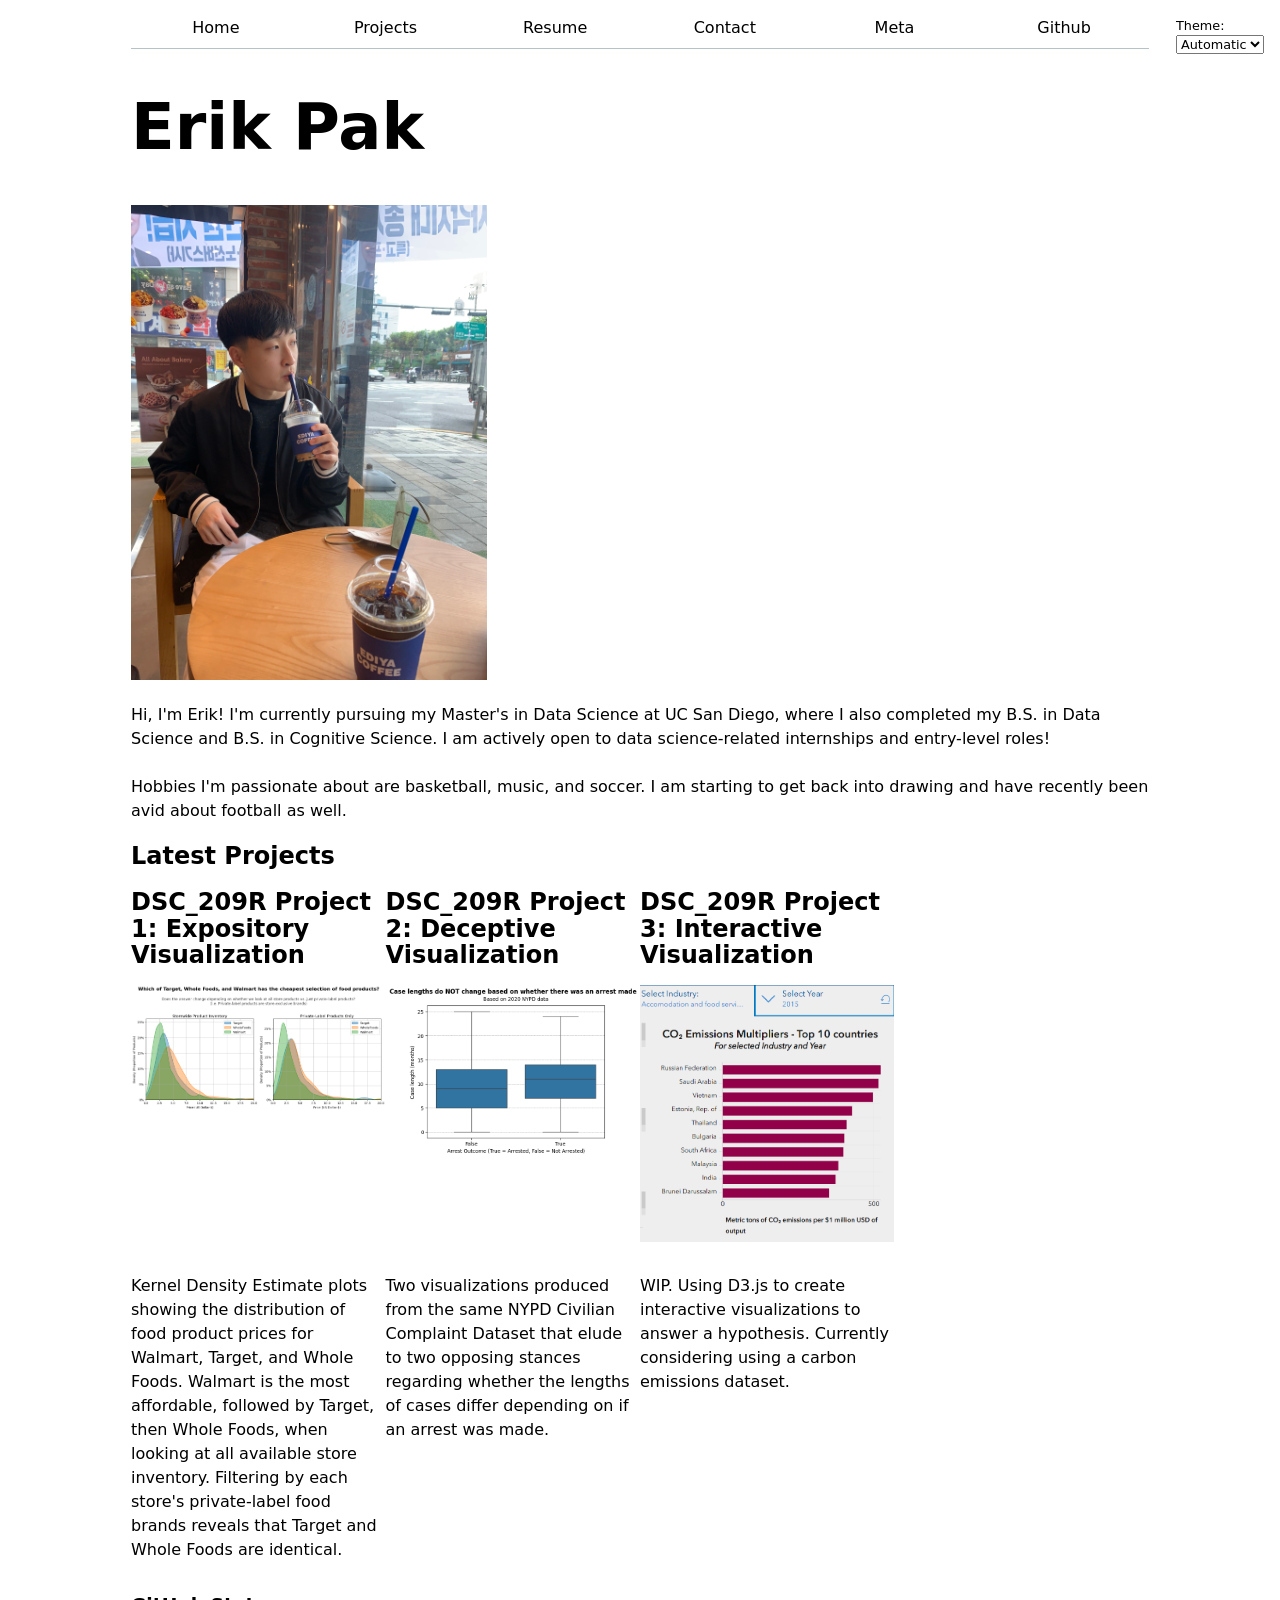
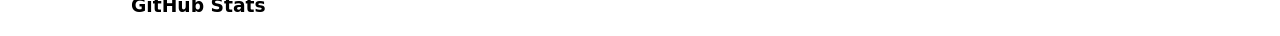
<file: index.html>
<!DOCTYPE html>
<html lang="en">
<head>
    <meta charset="UTF-8">
    <meta name="viewport" content="width=device-width, initial-scale=1.0">
    <link rel="stylesheet" href="style.css">
    <title>Erik Pak: Personal site and portfolio</title>
    <script type="module" src="global.js"></script>
    <script src="index.js" type="module" defer></script>
</head>
<body>
    <h1>Erik Pak</h1>
    <img src="images/me.jpg" alt="At a coffee shop during my first trip to Seoul!" style="width: 35%; height: auto;"><br>
    <p> Hi, I'm Erik! I'm currently pursuing my Master's in Data Science at UC San Diego,
        where I also completed my B.S. in Data Science and B.S. in Cognitive Science.
        I am actively open to data science-related internships and entry-level roles!<br><br>
        Hobbies I'm passionate about are basketball, music, and soccer.
        I am starting to get back into drawing and have recently been avid about football as well.
    </p>
    
    <h2>Latest Projects</h2>
    <div class="projects">
    <!-- Dynamically added content will appear here -->
    </div>

    <h3>GitHub Stats</h3>
    <div id="profile-stats">
    </div>
</body>
</html>
</file>
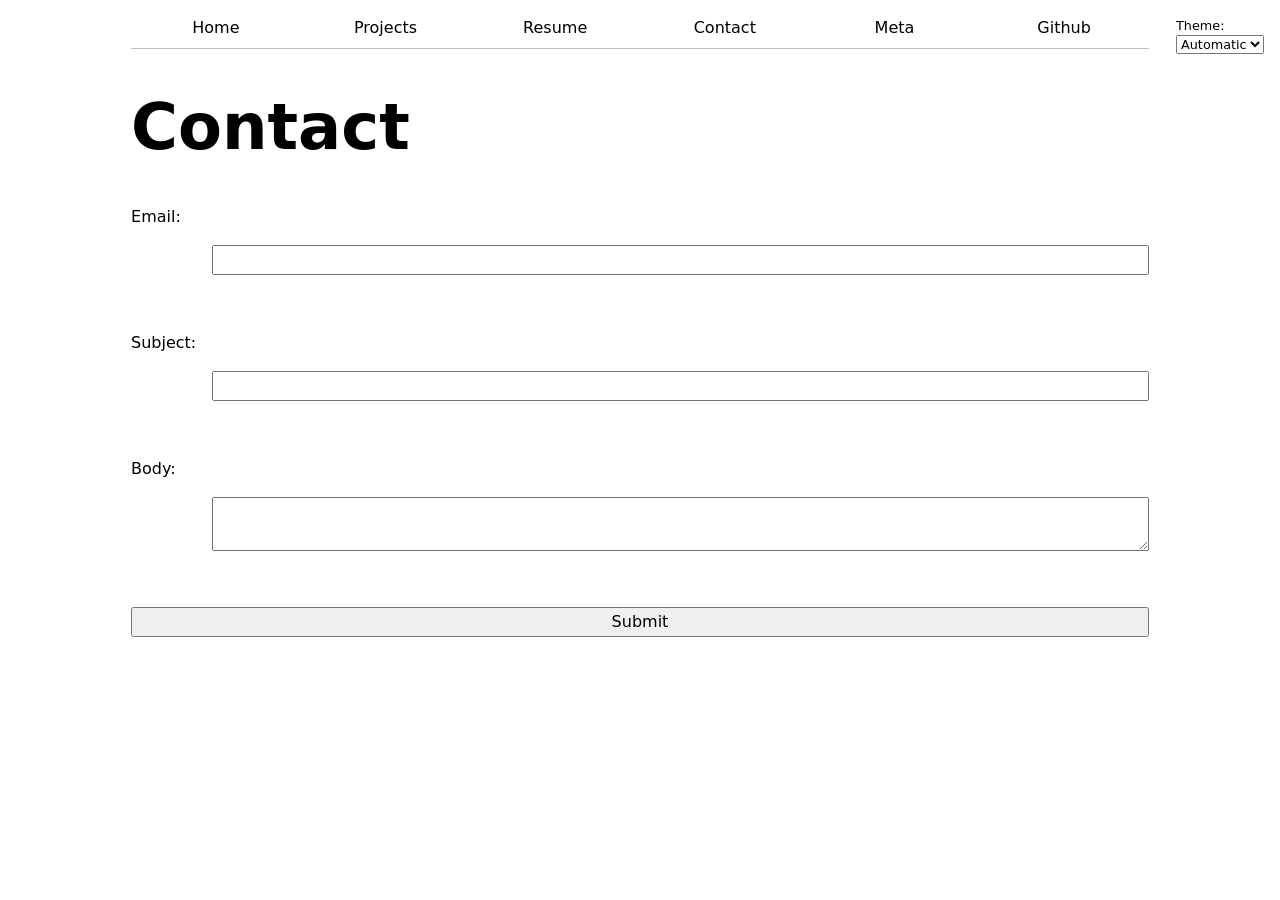
<file: contact/index.html>
<!DOCTYPE html>
<html lang="en">
<head>
    <meta charset="UTF-8">
    <meta name="viewport" content="width=device-width, initial-scale=1.0">
    <link rel="stylesheet" href="../style.css">
    <title>Contact</title>
    <script type="module" src="../global.js"></script>
</head>
<body>
    <h1>Contact</h1>
    <form action="mailto:erik.s1.pak@gmail.com" method="post" enctype="text/plain">
        <label for="email">Email:</label><br>
        <input type="email" name="email"><br>
        <label for="subject">Subject:</label><br>
        <input name="subject"><br>
        <label for="body">Body:</label><br>
        <textarea name="body"></textarea><br>
        <button>Submit</button>
    </form>
</body>
</html>
</file>
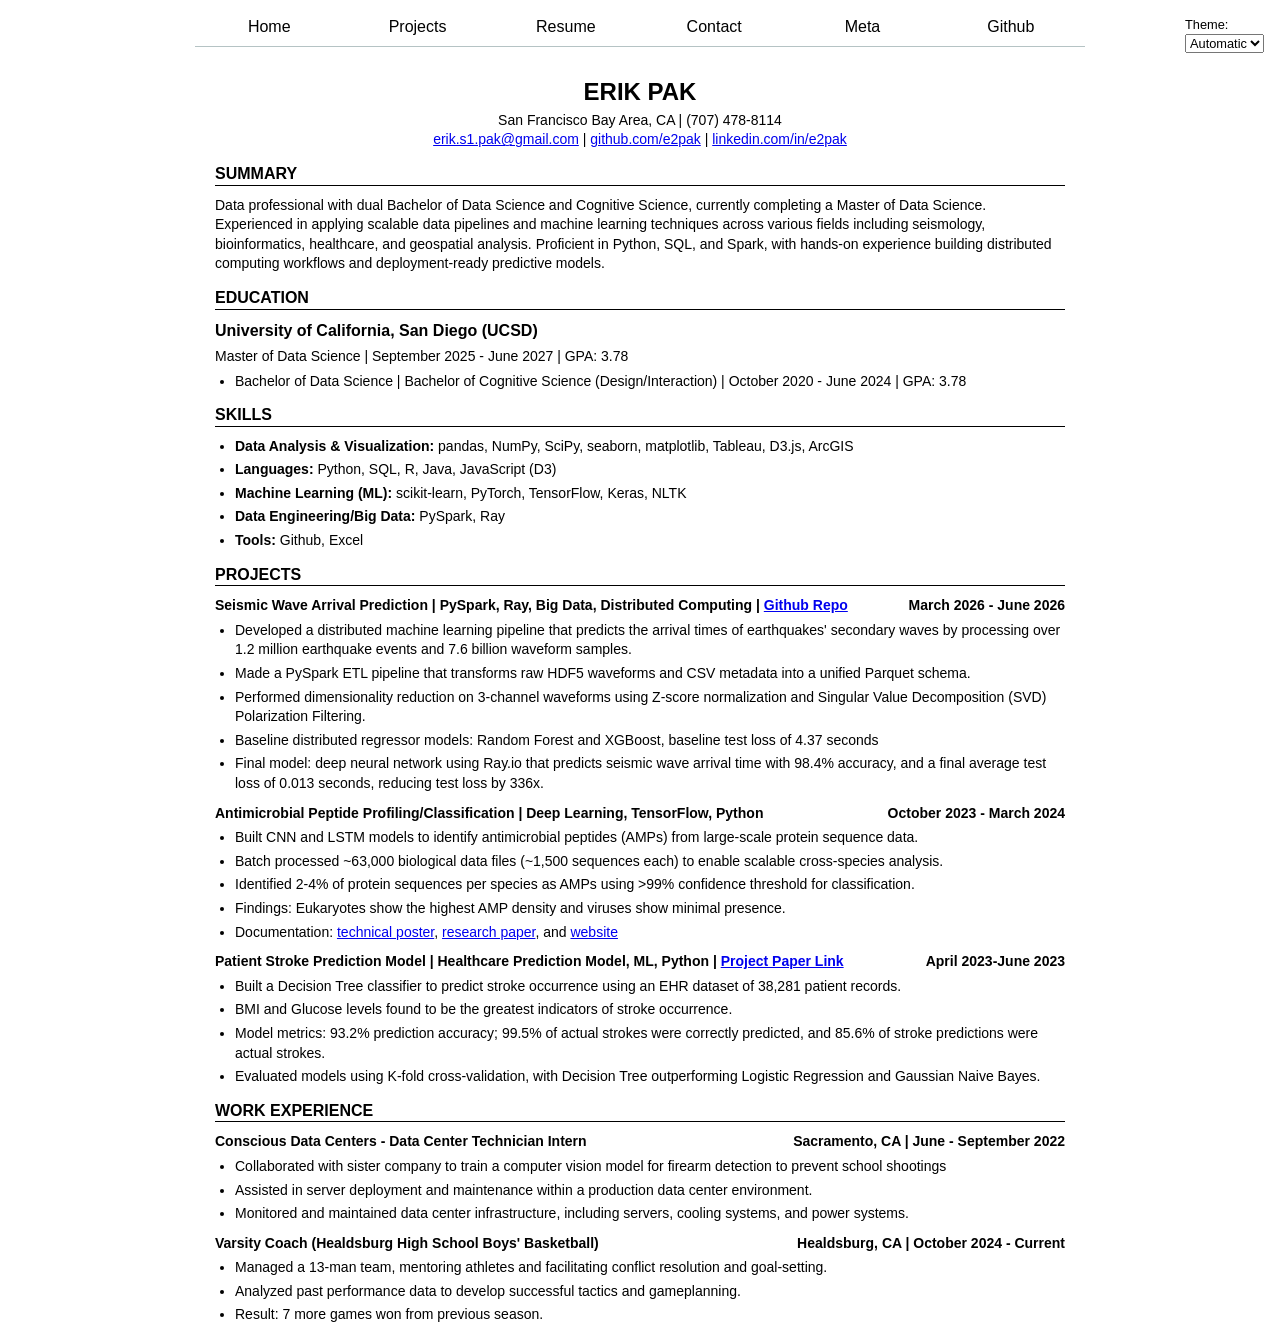
<file: Resume/index.html>
<!DOCTYPE html>
<html lang="en">
<head>
    <meta charset="UTF-8">
    <meta name="viewport" content="width=device-width, initial-scale=1.0">
    <title>Resume</title>
    <link rel="stylesheet" href="../style.css">
    <link rel="stylesheet" href="style.css">
    <script type="module" src="../global.js"></script>
</head>
<body>
    <main class="resume-container">
        <h1>Erik Pak</h1>
        <div class="contact-info">
            San Francisco Bay Area, CA | (707) 478-8114<br>
            <a href="mailto:erik.s1.pak@gmail.com">erik.s1.pak@gmail.com</a> | 
            <a href="https://github.com/e2pak" target="_blank">github.com/e2pak</a> | 
            <a href="https://linkedin.com/in/e2pak" target="_blank">linkedin.com/in/e2pak</a>
        </div>

        <!-- Summary -->
        <h2>Summary</h2>
        <p>Data professional with dual Bachelor of Data Science and Cognitive Science, currently completing a Master of Data Science. Experienced in applying scalable data pipelines and machine learning techniques across various fields including seismology, bioinformatics, healthcare, and geospatial analysis. Proficient in Python, SQL, and Spark, with hands-on experience building distributed computing workflows and deployment-ready predictive models.</p>

        <!-- Education -->
        <h2>Education</h2>
        <div class="bold">University of California, San Diego (UCSD)</div>
        <p>Master of Data Science | September 2025 - June 2027 | GPA: 3.78</p>
        <ul>
            <li>Bachelor of Data Science | Bachelor of Cognitive Science (Design/Interaction) | October 2020 - June 2024 | GPA: 3.78</li>
        </ul>

        <!-- Skills -->
        <h2>Skills</h2>
        <ul>
            <li><span class="bold">Data Analysis & Visualization:</span> pandas, NumPy, SciPy, seaborn, matplotlib, Tableau, D3.js, ArcGIS</li>
            <li><span class="bold">Languages:</span> Python, SQL, R, Java, JavaScript (D3)</li>
            <li><span class="bold">Machine Learning (ML):</span> scikit-learn, PyTorch, TensorFlow, Keras, NLTK</li>
            <li><span class="bold">Data Engineering/Big Data:</span> PySpark, Ray</li>
            <li><span class="bold">Tools:</span> Github, Excel</li>
        </ul>

        <!-- Projects -->
        <h2>Projects</h2>
        
        <div class="entry-header">
            <span>Seismic Wave Arrival Prediction | PySpark, Ray, Big Data, Distributed Computing | <a href="https://github.com/yahoyoungho/DSC232" target="_blank">Github Repo</a></span>
            <span>March 2026 - June 2026</span>
        </div>
        <ul>
            <li>Developed a distributed machine learning pipeline that predicts the arrival times of earthquakes' secondary waves by processing over 1.2 million earthquake events and 7.6 billion waveform samples.</li>
            <li>Made a PySpark ETL pipeline that transforms raw HDF5 waveforms and CSV metadata into a unified Parquet schema.</li>
            <li>Performed dimensionality reduction on 3-channel waveforms using Z-score normalization and Singular Value Decomposition (SVD) Polarization Filtering.</li>
            <li>Baseline distributed regressor models: Random Forest and XGBoost, baseline test loss of 4.37 seconds</li>
            <li>Final model: deep neural network using Ray.io that predicts seismic wave arrival time with 98.4% accuracy, and a final average test loss of 0.013 seconds, reducing test loss by 336x.</li>
        </ul>

        <div class="entry-header">
            <span>Antimicrobial Peptide Profiling/Classification | Deep Learning, TensorFlow, Python</span>
            <span>October 2023 - March 2024</span>
        </div>
        <ul>
            <li>Built CNN and LSTM models to identify antimicrobial peptides (AMPs) from large-scale protein sequence data.</li>
            <li>Batch processed ~63,000 biological data files (~1,500 sequences each) to enable scalable cross-species analysis.</li>
            <li>Identified 2-4% of protein sequences per species as AMPs using >99% confidence threshold for classification.</li>
            <li>Findings: Eukaryotes show the highest AMP density and viruses show minimal presence.</li>
            <li>Documentation: <a href="https://www.overleaf.com/read/nqhkrckphhgd#3a5145" target="_blank">technical poster</a>, <a href="https://www.overleaf.com/read/rdwjnnmbwxwp#14cee4" target="_blank">research paper</a>, and <a href="https://jareddishman.github.io/dsc-capstone-q2/" target="_blank">website</a></li>
        </ul>

        <div class="entry-header">
            <span>Patient Stroke Prediction Model | Healthcare Prediction Model, ML, Python | <a href="https://drive.google.com/file/d/1KiudzpZgiUNHVMh1CBqcJ6kXLBrHbfz7/view?usp=sharing" target="_blank">Project Paper Link</a></span>
            <span>April 2023-June 2023</span>
        </div>
        <ul>
            <li>Built a Decision Tree classifier to predict stroke occurrence using an EHR dataset of 38,281 patient records.</li>
            <li>BMI and Glucose levels found to be the greatest indicators of stroke occurrence.</li>
            <li>Model metrics: 93.2% prediction accuracy; 99.5% of actual strokes were correctly predicted, and 85.6% of stroke predictions were actual strokes.</li>
            <li>Evaluated models using K-fold cross-validation, with Decision Tree outperforming Logistic Regression and Gaussian Naive Bayes.</li>
        </ul>

        <!-- Work Experience -->
        <h2>Work Experience</h2>

        <div class="entry-header">
            <span>Conscious Data Centers - Data Center Technician Intern</span>
            <span>Sacramento, CA | June - September 2022</span>
        </div>
        <ul>
            <li>Collaborated with sister company to train a computer vision model for firearm detection to prevent school shootings</li>
            <li>Assisted in server deployment and maintenance within a production data center environment.</li>
            <li>Monitored and maintained data center infrastructure, including servers, cooling systems, and power systems.</li>
        </ul>

        <div class="entry-header">
            <span>Varsity Coach (Healdsburg High School Boys' Basketball)</span>
            <span>Healdsburg, CA | October 2024 - Current</span>
        </div>
        <ul>
            <li>Managed a 13-man team, mentoring athletes and facilitating conflict resolution and goal-setting.</li>
            <li>Analyzed past performance data to develop successful tactics and gameplanning.</li>
            <li>Result: 7 more games won from previous season.</li>
        </ul>
    </main>
</body>
</html>
</file>
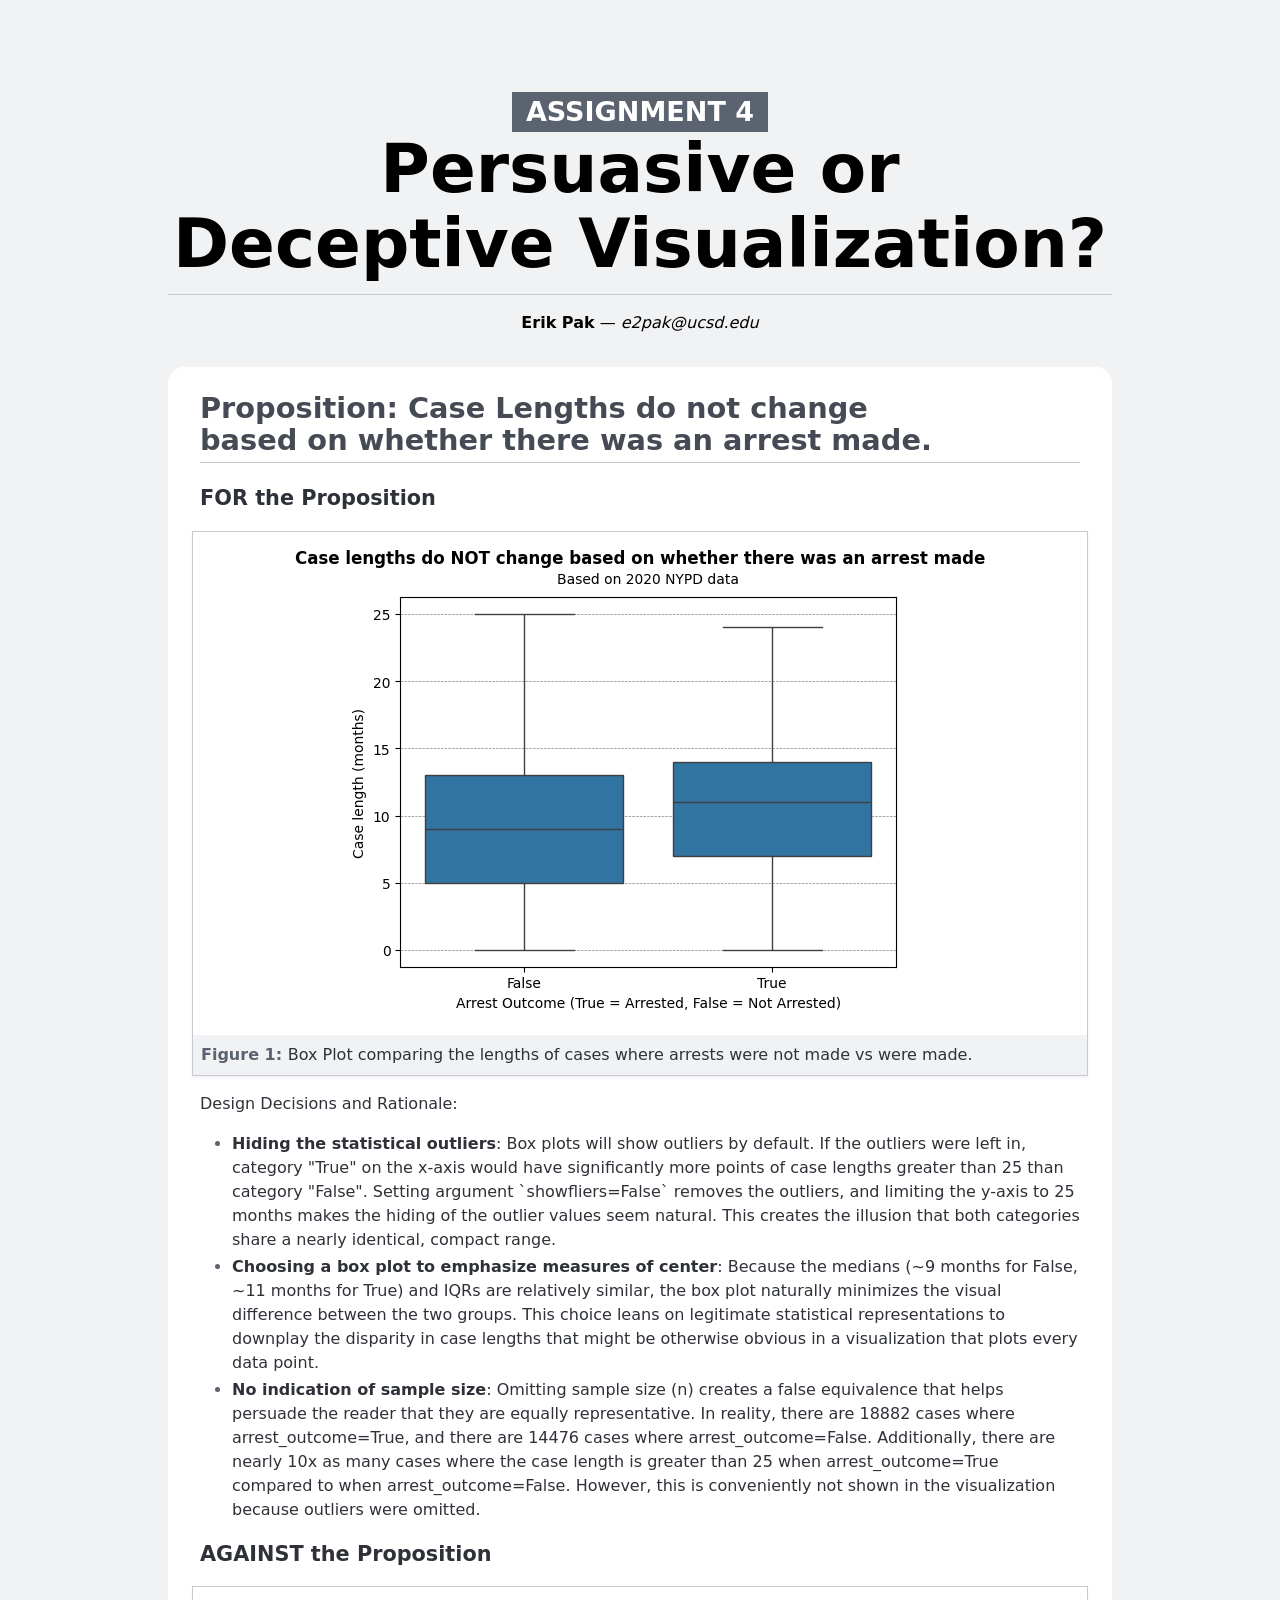
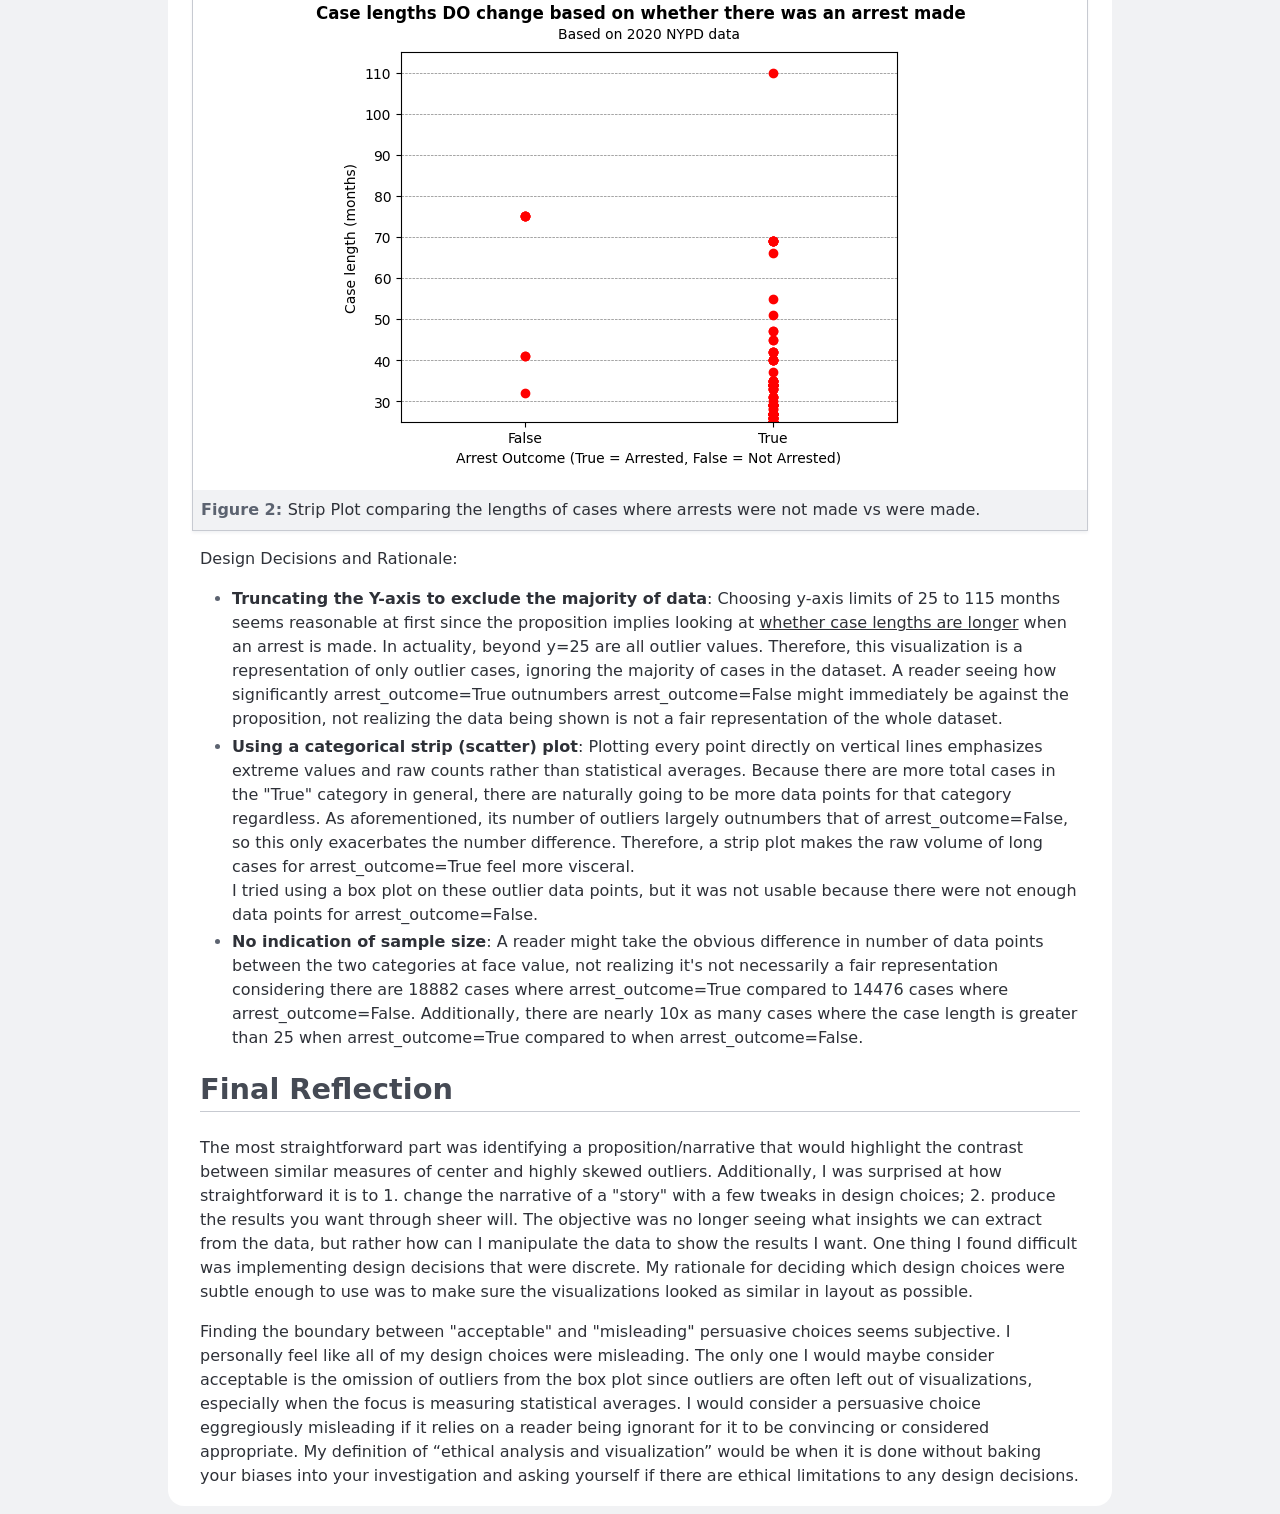
<file: Project_2/Project 2 Report.html>
<!DOCTYPE html>
<!-- saved from url=(0075)https://dsc-courses.github.io/dsc209r-2025-fa/projects/project2_report.html -->
<html lang="en"><head><meta http-equiv="Content-Type" content="text/html; charset=UTF-8">
    <title>Project 2 Report</title>
    <style>
      :root {
        --color-neutral-95: hsl(220 10% 95%);
        --color-neutral-90: hsl(220 10% 90%);
        --color-neutral-80: hsl(220 10% 80%);
        --color-neutral-70: hsl(220 10% 70%);
        --color-neutral-60: hsl(220 10% 60%);
        --color-neutral-50: hsl(220 10% 50%);
        --color-neutral-40: hsl(220 10% 40%);
        --color-neutral-30: hsl(220 10% 30%);
        --color-neutral-20: hsl(220 10% 20%);
        --color-neutral-10: hsl(220 10% 10%);
      }

      html {
        font: 100%/1.5 system-ui;
        counter-reset: figure;
        background: var(--color-neutral-95);
        max-width: min(75vw, 80em);
        margin: 0 auto;
      }

      /* Headings */

      h1,
      h2,
      h3,
      h4,
      h5,
      h6 {
        line-height: 1.1;
        font-weight: 600;
        text-wrap: balance;
      }

      h1,
      h2 {
        border-bottom: 1px solid var(--color-neutral-80);
        padding-bottom: 0.2em;
      }

      h1 {
        margin-block: 1em 0.5rem;
        font-size: clamp(2.5em, 150% + 2vh + 2vw, 10vmin);
        font-weight: 800;

        small {
          display: block;
          width: fit-content;
          padding: 0.2em 0.5em;
          margin-inline: auto;
          color: white;
          background: var(--color-neutral-40);
          font-size: 40%;
          text-transform: uppercase;
          white-space: nowrap;
        }
      }

      h2 {
        font-size: 180%;
        color: var(--color-neutral-30);
      }

      h3 {
        font-size: 130%;
      }

      /* Lists */

      ul,
      ol {
        padding-inline-start: 2em;
      }

      li {
        &::marker {
          color: var(--color-neutral-40);
        }

        + li {
          margin-top: 0.2em;
        }
      }

      /* Sectioning elements */

      header {
        padding-block: 1em;
        text-align: center;
      }

      main {
        background: white;
        color: var(--color-neutral-20);
        border-radius: 1rem;
        padding: 0.1rem 2rem;
      }

      /* Figures */

      figure {
        margin: 1em 0;
        padding: 0.5rem;
        margin-inline: -0.5em;
        border: 1px solid var(--color-neutral-80);
        box-shadow: 0 0.1em 0.2em var(--color-neutral-95);
        text-align: center;
        background: white;

        > figcaption {
          font: 500 75% var(--font-sans);
          background: var(--color-neutral-95);
          padding: 0.5rem;
          margin: -0.5rem;
          margin-top: 0.5rem;
          counter-increment: figure;
          text-align: left;

          &::before {
            content: 'Figure ' counter(figure) ': ';
            font-weight: bold;
            color: var(--color-neutral-40);
          }

          a:not(:hover, :focus, :active) {
            color: inherit;
            text-decoration: underline;
            text-decoration-color: color-mix(
              in lab,
              currentColor,
              transparent 70%
            );
          }
        }
      }
    </style>
  </head>

  <body>
    <header>
      <h1>
        <small>Assignment 4</small>
        Persuasive or Deceptive Visualization?
      </h1>

      <p><strong>Erik Pak</strong> — <em>e2pak@ucsd.edu</em></p>
    </header>

    <main>
      <h2>Proposition: Case Lengths do not change based on whether there was an arrest made.</h2>

      <section>
        <h3>FOR the Proposition</h3>

        <figure>
          <img src="for_proposition.png" alt="Visualization For the Proposition">
          <figcaption>Box Plot comparing the lengths of cases where arrests were not made vs were made.</figcaption>
        </figure>

        <p>Design Decisions and Rationale:</p>

        <ul>
          <li><b>Hiding the statistical outliers</b>: Box plots will show outliers by default. 
            If the outliers were left in, category "True" on the x-axis would have significantly more points of case lengths greater than 25 than category "False". 
            Setting argument `showfliers=False` removes the outliers, and limiting the y-axis to 25 months makes the hiding of the outlier values seem natural. 
            This creates the illusion that both categories share a nearly identical, compact range.</li>
          <li><b>Choosing a box plot to emphasize measures of center</b>:
            Because the medians (~9 months for False, ~11 months for True) and IQRs are relatively similar, 
            the box plot naturally minimizes the visual difference between the two groups. 
            This choice leans on legitimate statistical representations to downplay the disparity in case lengths 
            that might be otherwise obvious in a visualization that plots every data point.</li>
          <li><b>No indication of sample size</b>:
            Omitting sample size (n) creates a false equivalence that helps persuade the reader that they are equally representative.
            In reality, there are 18882 cases where arrest_outcome=True, and there are 14476 cases where arrest_outcome=False. Additionally, there are nearly
            10x as many cases where the case length is greater than 25 when arrest_outcome=True compared to when arrest_outcome=False. However, this is 
            conveniently not shown in the visualization because outliers were omitted.</li>
        </ul>
      </section>

      <section>
        <h3>AGAINST the Proposition</h3>

        <figure>
          <img src="against_proposition.png" alt="Visualization Against the Proposition">
          <figcaption>Strip Plot comparing the lengths of cases where arrests were not made vs were made.</figcaption>
        </figure>

        <p>Design Decisions and Rationale:</p>

        <ul>
          <li><b>Truncating the Y-axis to exclude the majority of data</b>:
            Choosing y-axis limits of 25 to 115 months seems reasonable at first since the proposition implies looking at 
            <u>whether case lengths are longer</u> when an arrest is made. In actuality, beyond y=25 are all outlier values. 
            Therefore, this visualization is a representation of only outlier cases, ignoring the majority of cases in the dataset. 
            A reader seeing how significantly arrest_outcome=True outnumbers arrest_outcome=False might immediately be against the proposition, 
            not realizing the data being shown is not a fair representation of the whole dataset.</li>
          <li><b>Using a categorical strip (scatter) plot</b>: 
            Plotting every point directly on vertical lines emphasizes extreme values and raw counts rather than statistical averages. 
            Because there are more total cases in the "True" category in general, there are naturally going to be more data points for that category regardless.
            As aforementioned, its number of outliers largely outnumbers that of arrest_outcome=False, so this only exacerbates the number difference.
            Therefore, a strip plot makes the raw volume of long cases for arrest_outcome=True feel more visceral. <br>
            I tried using a box plot on these outlier data points, but it was not usable because there were not enough data points for arrest_outcome=False.</li>
          <li><b>No indication of sample size</b>:
            A reader might take the obvious difference in number of data points between the two categories at face value, 
            not realizing it's not necessarily a fair representation considering there are 18882 cases where arrest_outcome=True 
            compared to 14476 cases where arrest_outcome=False. Additionally, there are nearly
            10x as many cases where the case length is greater than 25 when arrest_outcome=True compared to when arrest_outcome=False.</li>
        </ul>
      </section>

      <section>
        <h2>Final Reflection</h2>

        <p>The most straightforward part was identifying a proposition/narrative that would highlight the contrast between similar measures of center 
          and highly skewed outliers.
          Additionally, I was surprised at how straightforward it is to 1. change the narrative of a "story" with a few tweaks in design choices; 
          2. produce the results you want through sheer will.
          The objective was no longer seeing what insights we can extract from the data, but rather how can I manipulate the data to show the results I want. 
          One thing I found difficult was implementing design decisions that were discrete. 
          My rationale for deciding which design choices were subtle enough to use was to make sure the visualizations looked as similar in layout as possible.</p>
        <p>Finding the boundary between "acceptable" and "misleading" persuasive choices seems subjective. I personally feel like all of my design choices were misleading. 
          The only one I would maybe consider acceptable is the omission of outliers from the box plot since outliers are often left out of visualizations, 
          especially when the focus is measuring statistical averages. 
          I would consider a persuasive choice eggregiously misleading if it relies on a reader being ignorant for it to be convincing or considered appropriate.
          My definition of “ethical analysis and visualization” would be when it is done without baking your biases into your investigation and asking yourself if there are 
          ethical limitations to any design decisions.
        </p>
      </section>
    </main>
  

</body></html>
</file>
<file: style.css>
:root {
  color-scheme: light dark;
  --color-accent: #587880;
}

html {
  accent-color: var(--color-accent);
}
body {
  /* Set line height to 1.5 times the font size
	   and use the OS’s UI font as the website font
	 */
  font: 100%/1.5 system-ui;
  margin-inline: max(1em, (100% - 100ch) / 2);
}

nav ul, nav li {
    display: contents;
}

nav {
    display: flex;
    margin-bottom: 2em;
    border-bottom: 1px solid oklch(80% 3% 200);
    --border-color: oklch(50% 10% 200 / 40%);
    border-bottom-color: var(--border-color);
}

nav a {
    flex: 1;
    text-align: center;
    text-decoration: none;
    color: inherit; 
    padding: 0.5em;
}

nav a.current {
    border-bottom: 0.4em solid oklch(80% 3% 200);
    padding-bottom:0.1em;
}

nav a:hover {
  border-bottom: 0.4em solid var(--color-accent);
  padding-bottom: 0.1em;
  background-color: color-mix(in oklch, var(--color-accent), canvas 85%);
}

select, input, textarea, button {
  font: inherit;
  font-family: inherit;
}

form {
  display: grid;
  grid-template-columns: auto 1fr;
  gap: 1em;
}

label {
    display: grid;
    grid-template-columns: subgrid;
}

label, button {
  grid-column: 1 / -1;
}

.color-scheme {
  position: absolute;
  top: 1rem;
  right: 1rem;
  font-size: 80%;
}

.projects {
  display: grid;
  grid-template-columns: repeat(auto-fill, minmax(15em, 1fr));
  
  article {
  display: grid;
  grid-template-rows: subgrid;
  grid-row: span 3;
  gap: 1em;

    h2 {
  margin: 0;
    }
    img {
      max-width: 100%;
      height: auto;
    }
  }
}

h1 {
  font-size:400%;
}

#projects-plot {
  max-width: 20em;
  margin-block: 2em;
  overflow: visible;
}

#projects-plot:has(path:hover) path:not(:hover) {
  opacity: 0.5;
}

#projects-plot path {
  transition: opacity 300ms;
  cursor: pointer;
}

.selected {
  --color: oklch(60% 45% 0) !important;


  &:is(path) {
    fill: var(--color);
  }
}

.legend {
  display: grid;
  grid-template-columns: repeat(auto-fill, minmax(9em, 1fr));
  gap: 1em;
  list-style: none;
  border: 1px solid var(--color-accent);
  padding: 1em;
  margin-block: 2em;
  flex: 1 
}

.legend-item {
  display: flex;
  align-items: center;
  gap: 0.5em;
  min-width: 9em;
}

.swatch {
  display: inline-block;
  width: 1em;
  aspect-ratio: 1 / 1;
  background-color: var(--color);
  border-radius: 0.2em;
}

.container {
  display: flex;
  align-items: flex-start;
  gap: 2em;
}

h1, h2, h3, h4, h5, h6 {
    line-height: 1.1;
    text-wrap: balance;
}

dl.info {
  display: grid;
  grid-template-columns: max-content 1fr;
  gap: 0.5em 1em;
  transition-duration: 500ms;
  transition-property: opacity, visibility;
}
dl.info[hidden]:not(:hover, :focus-within) {
  opacity: 0;
  visibility: hidden;
}

dl.info dt,
dl.info dd {
  margin: 0;
}

dl.info dt {
  color: #777;
}

.tooltip {
  position: fixed;
  top: 1em;
  left: 1em;
}

/* Target the definition list injected into the profile-stats div */
#profile-stats dl {
  display: grid;
  grid-template-columns: repeat(4, 1fr);
  gap: 10px;
}

/* Github terms (labels) to the first row */
#profile-stats dt {
  grid-row: 1;
  font-weight: bold;
}

/* Github descriptions (numbers) to the second row */
#profile-stats dd {
  grid-row: 2;
  margin: 0; /* Removes default browser margin on dd elements */
}

#stats dl {
  display: grid;
  grid-template-columns: repeat(4, 1fr);
  gap: 10px;
}

/* Github terms (labels) to the first row */
#stats dt {
  grid-row: 1;
  font-weight: bold;
}

/* Github descriptions (numbers) to the second row */
#stats dd {
  grid-row: 2;
  margin: 0; /* Removes default browser margin on dd elements */
}

circle {
  transition: 200ms;
  transform-origin: center;
  transform-box: fill-box;

  @starting-style {
    r: 0;
  }
}


circle:hover {
  transform: scale(1.5);
}

circle.selected {
  fill: #ff6b6b;
}

#commit-tooltip {
  background-color: rgba(255, 255, 255, 0.8);
  box-shadow: 0 4px 8px rgba(0, 0, 0, 0.1);
  border-radius: 6px;
  backdrop-filter: blur(10px);
  padding: 10px;
}

@keyframes marching-ants {
  to {
    stroke-dashoffset: -8; /* 5 + 3 */
  }
}


.selection {
  fill-opacity: 0.1;
  stroke: black;
  stroke-opacity: 0.7;
  stroke-dasharray: 5 3;
  animation: marching-ants 2s linear infinite;
}

#language-breakdown {
  display: grid;
  grid-template-columns: repeat(4, 1fr);
  gap: 10px;
}

#language-breakdown dt {
  grid-row: 1;
  font-weight: bold;
}

#language-breakdown dd {
  grid-row: 2;
  margin: 0; 
}

#stats {
  flex: 1;
  align-items: baseline;

}

#commit-time {
  margin-left: auto;
}

#scrolly-1 {
  position: relative;
  display: flex;
  gap: 1rem;

  > * {
    flex: 1;
  }
}

#scatter-story {
  position: relative;
}

#scatter-plot {
  position: sticky;
  top: 0;
  left: 0;
  bottom: auto;
  height: 50vh;
}

#files {
  display: grid;
  grid-template-columns: 1fr 4fr;


  > div {
    grid-column: 1 / -1;
    display: grid;
    grid-template-columns: subgrid;
  }


  dt {
    grid-column: 1;
  }


  dd {
    grid-column: 2;
    display: flex;
    flex-wrap: wrap;
    align-items: start;
    align-content: start;
    gap: 0.15em;
    padding-top: 0.6em;
    margin-left: 0;
  }
}

#files small {
  display: block;
  font-size: 0.75em;
  opacity: 0.7;
}

.loc {
  display: flex;
  width: 0.5em;
  aspect-ratio: 1;
  background: var(--color);
  border-radius: 50%;
}

.step {
  padding-bottom: 5px;
}
</file>
<file: Resume/style.css>
body {
    font-family: 'Helvetica Neue', Helvetica, Arial, sans-serif;
    line-height: 1.4;
}
h1 {
    text-align: center;
    margin-bottom: 5px;
    font-size: 24px;
    text-transform: uppercase;
}
.contact-info {
    text-align: center;
    font-size: 14px;
    margin-bottom: 15px;
}
h2 {
    font-size: 16px;
    text-transform: uppercase;
    border-bottom: 1px solid #000;
    padding-bottom: 2px;
    margin-top: 15px;
    margin-bottom: 10px;
}
p {
    margin: 5px 0;
    font-size: 14px;
}
ul {
    margin-top: 5px;
    margin-bottom: 10px;
    padding-left: 20px;
}
li {
    font-size: 14px;
    margin-bottom: 4px;
}
.entry-header {
    display: flex;
    justify-content: space-between;
    font-weight: bold;
    font-size: 14px;
}
.entry-subheader {
    display: flex;
    justify-content: space-between;
    font-style: italic;
    font-size: 14px;
    margin-bottom: 5px;
}
.bold {
    font-weight: bold;
}
.resume-container {
    max-width: 850px;
    margin: 0 auto;
}
</file>
